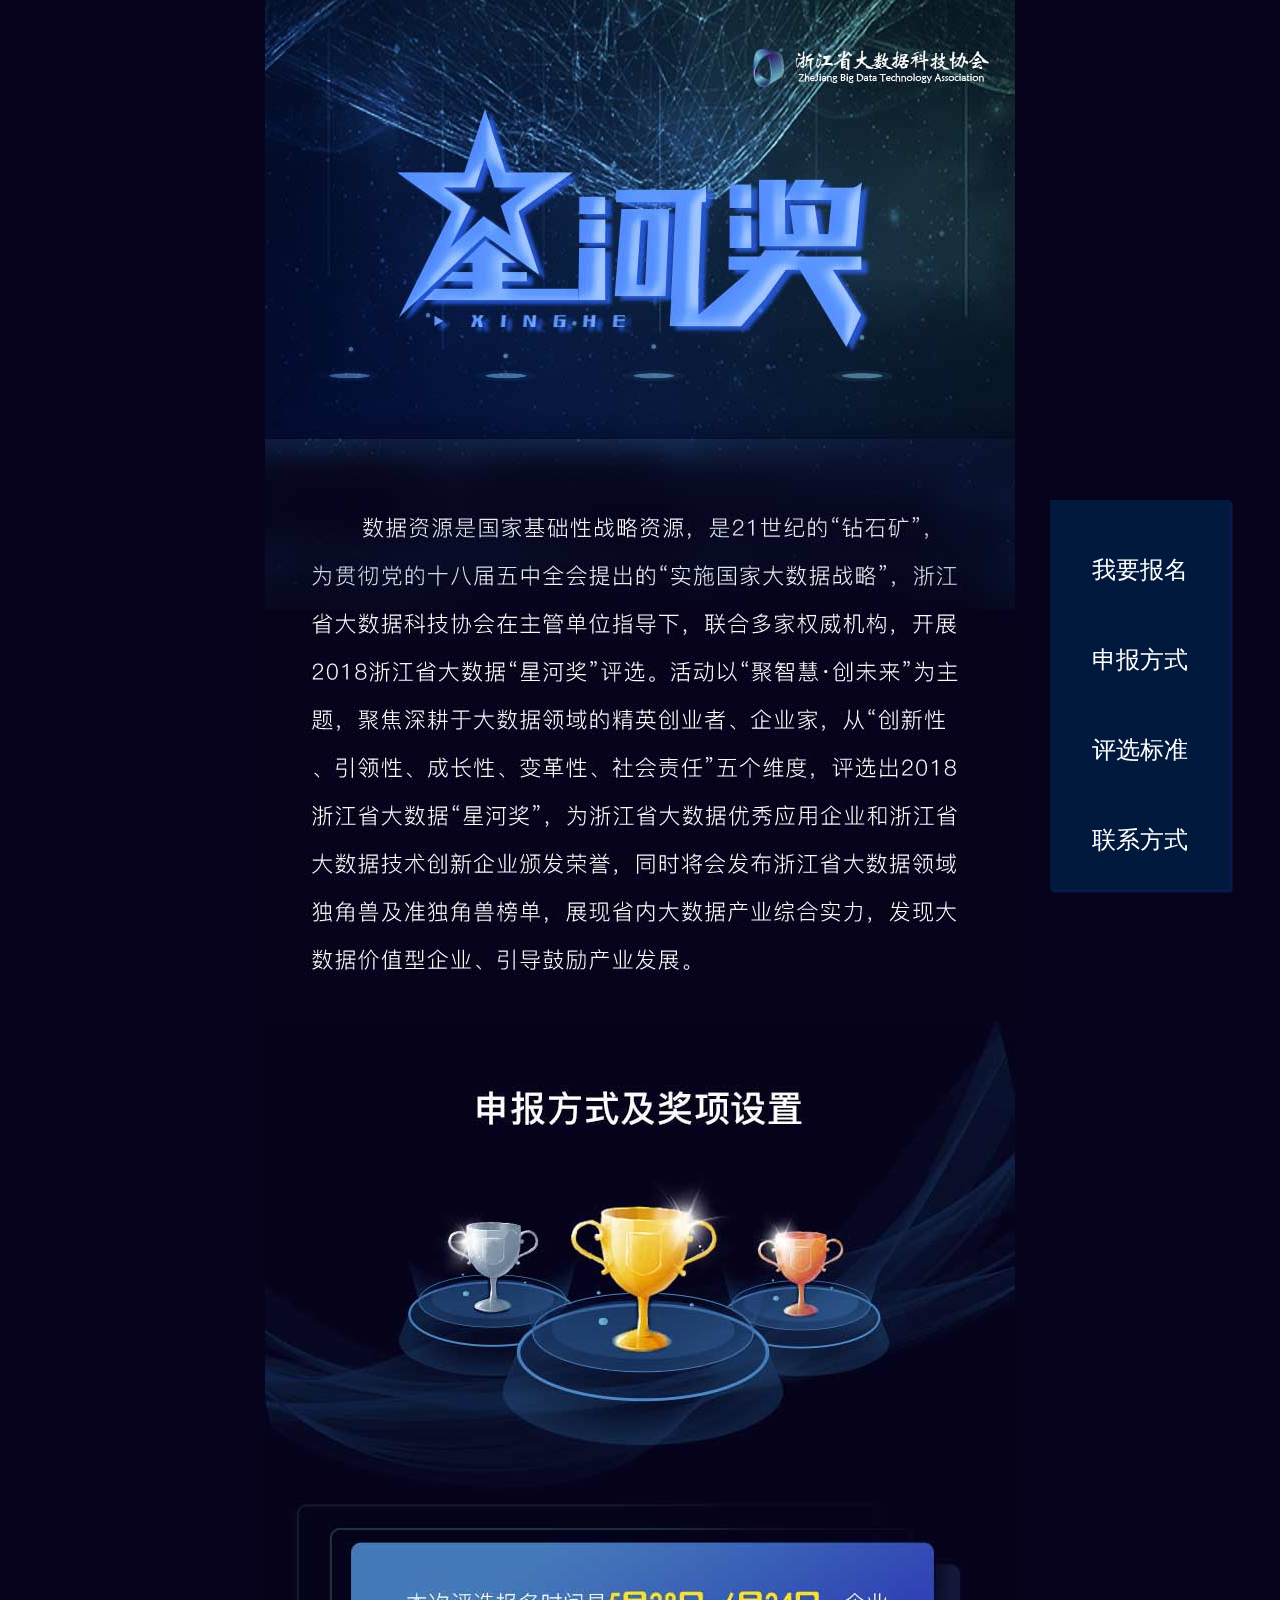
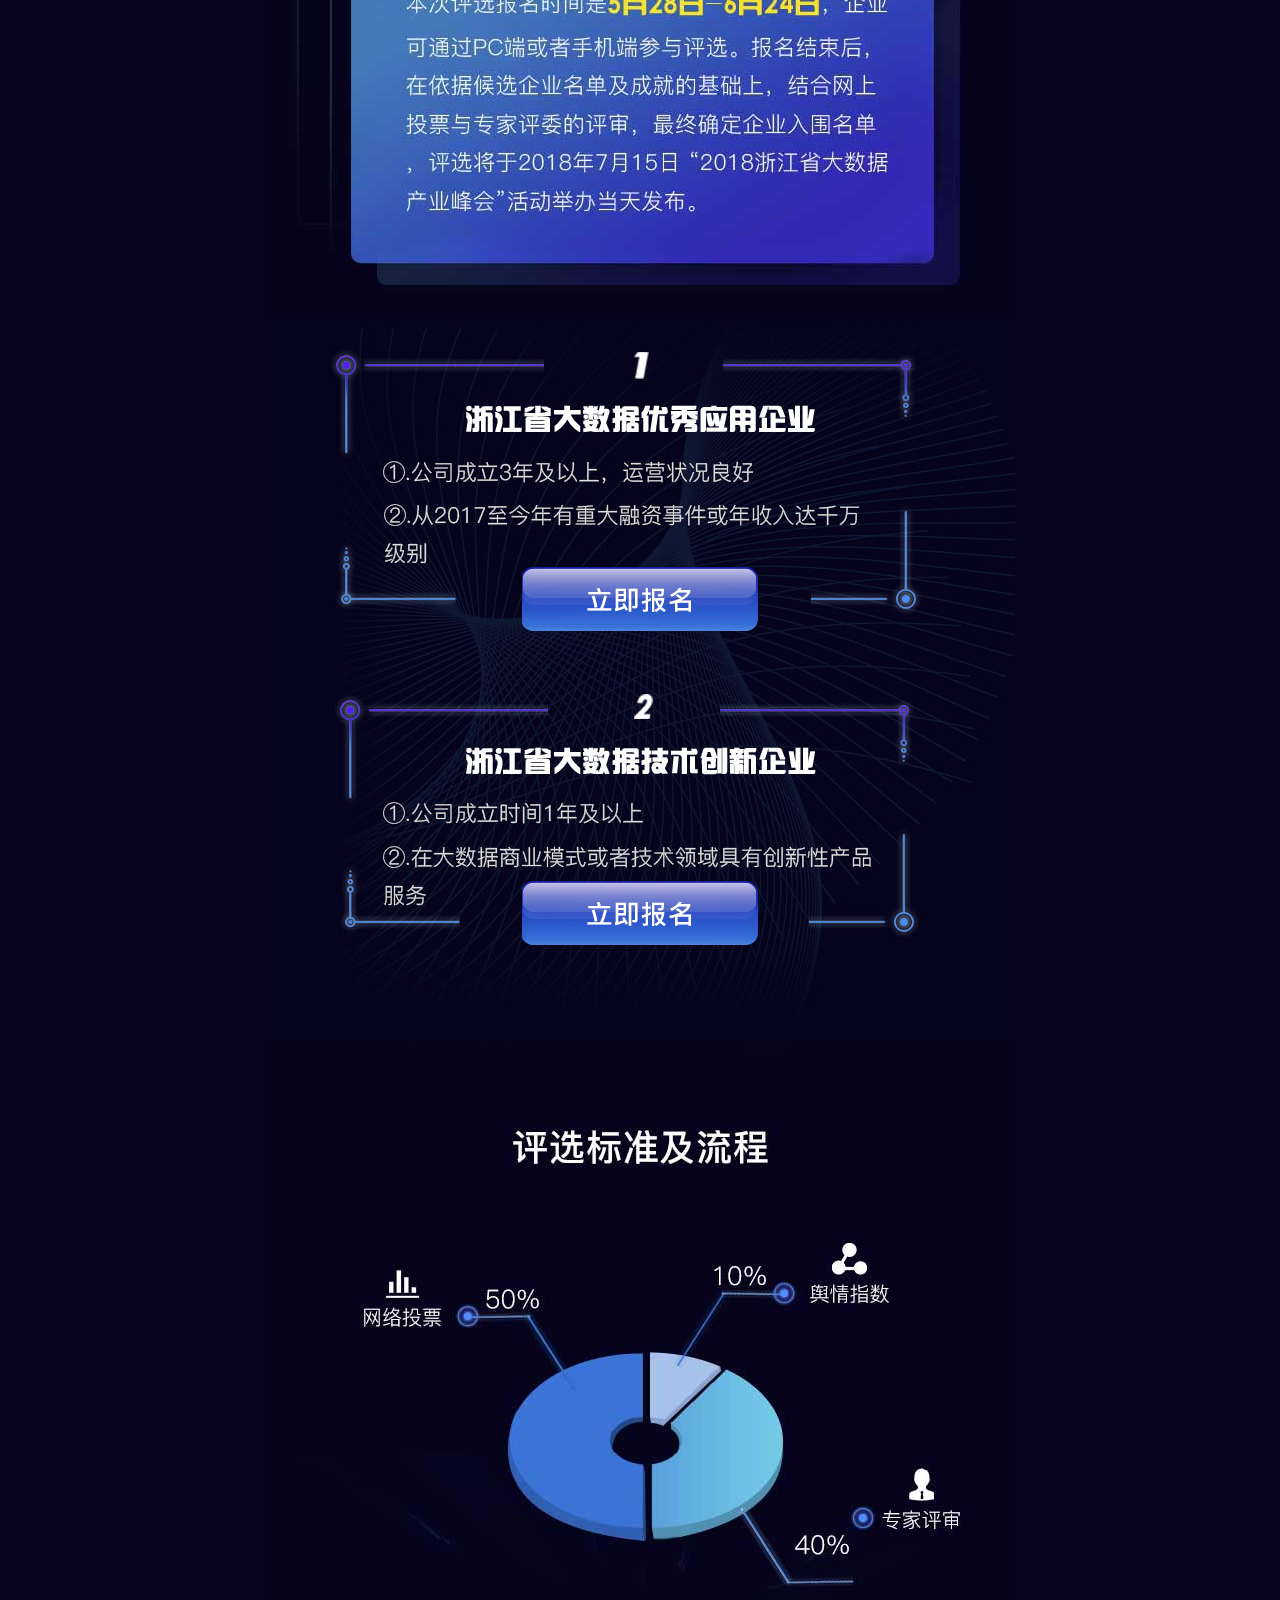
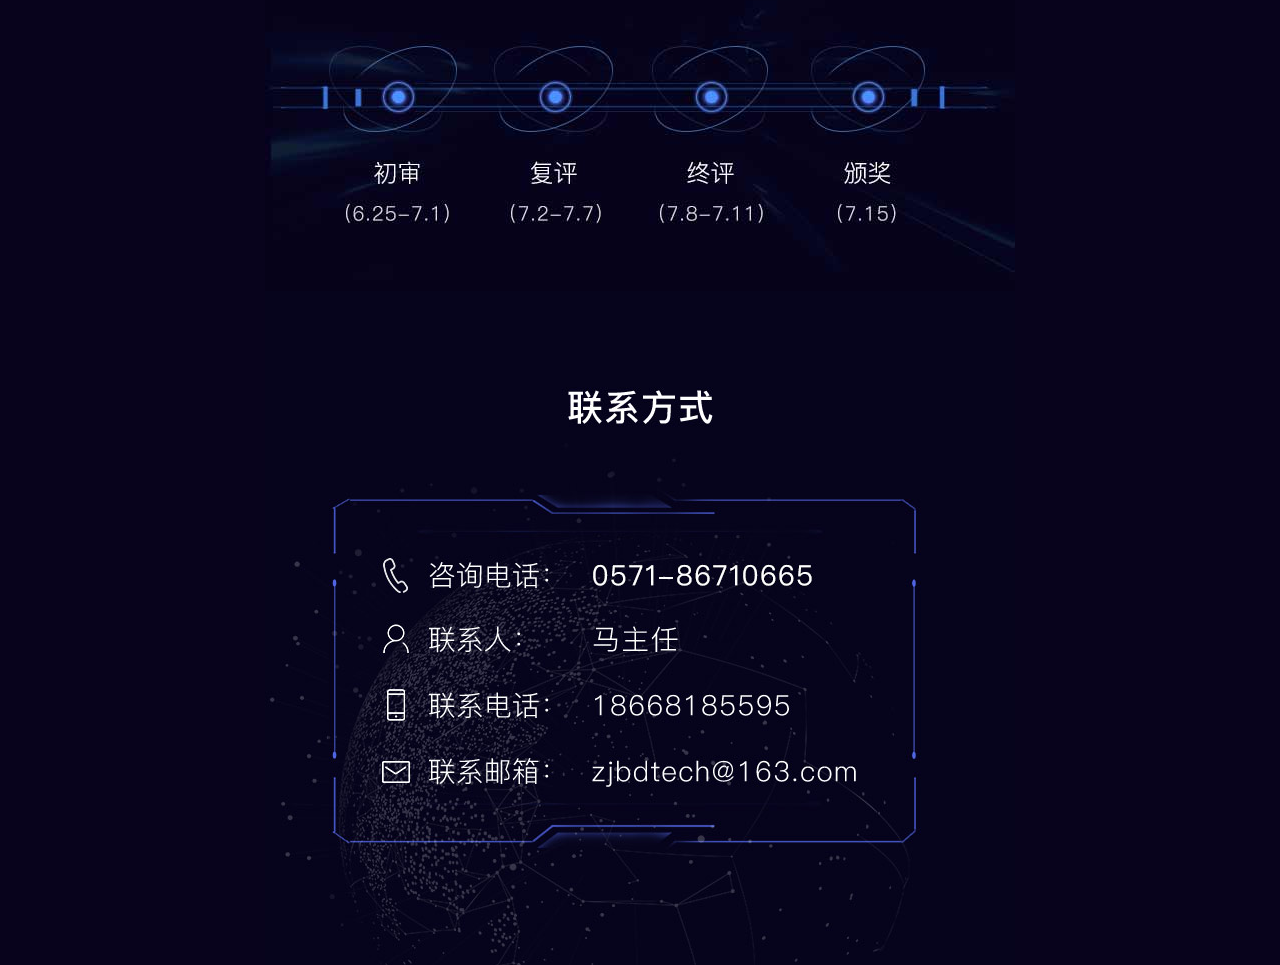
<file: templates/index.html>
<!DOCTYPE HTML PUBLIC "-//W3C//DTD HTML 4.01//EN" "http://www.w3.org/TR/html4/strict.dtd">
<html lang="en">
<head>
    <meta http-equiv="Content-Type" content="text/html;charset=UTF-8">

    <meta name="viewport" content="width=device-width,minimum-scale=1.0,maximum-scale=1.0,user-scalable=no" />
    <title>星河奖</title>

    <link rel="stylesheet" href="/static/common.css">


</head>

<body style="background: #08031c">
<div style ='margin:0 auto;width:0px;height:0px;overflow:hidden;  ' >

    <img src='/static/logo.jpg' >

</div >

<img src="/static/1.jpg" style="width: 7.5rem">
<i class="i1"></i>
<img src="/static/2.jpg" style="width: 7.5rem">
<i class="i6"></i>
<div style="height: 7.23rem;background: url('/static/6.jpg');background-size: 100% 100%">
    <a href="/apply/"><img src="/static/btn1.png" style="width: 2.36rem;margin:0 auto;padding-top: 2.5rem"> </a>
    <a href="/innovation/"><img src="/static/btn1.png" style="width: 2.36rem;margin:0 auto;padding-top: 2.5rem"> </a>
</div>

<i class="i2"></i>
<img src="/static/3.jpg" style="width: 7.5rem">
<i class="i3"></i>
<img src="/static/4.jpg" style="width: 7.5rem">

<ul class="ul">
    <li class="l4">我要报名</li>
    <li class="l1">申报方式</li>
    <li class="l2">评选标准</li>
    <li class="l3">联系方式</li>
</ul>

<script src="/static/jquery-1.7.2.js"></script>
<script src="/static/jquery-2.1.1.js"></script>
<script src="/static/util.js"></script>
<script>
    $(".l1").bind("click",function(){
        $offset1= $(".i1").offset().top;

        $("body").animate({"scrollTop":$offset1},1000);
    });
    $(".l2").bind("click",function(){
        $offset1= $(".i2").offset().top;

        $("body").animate({"scrollTop":$offset1},1000);
    });
    $(".l3").bind("click",function(){
        $offset1= $(".i3").offset().top;

        $("body").animate({"scrollTop":$offset1},1000);
    });
    $(".l4").bind("click",function(){
        $offset1= $(".i6").offset().top;

        $("body").animate({"scrollTop":$offset1},1000);
    });

</script>



</body>
</html>
</file>
<file: static/common.css>
body, dl, dt, dd, ul, ol, li, th, td, p, blockquote, pre, form, fieldset, legend, input, button, textarea, hr, samp, select {
    margin: 0;
    padding: 0;
    font-family: "微软雅黑";
}

body, button, input, select, textarea {
    outline: none;
    color: #333;
    font-size: 0.24rem
}

h1, h2, h3, h4, h5, h6 {
    margin: 0;
    font-weight: normal;
}

li {
    list-style: none;
}

.productlists {
    border-collapse: collapse;
    border-spacing: 0;
}

a {
    text-decoration: none;
    color: #666
}

em, i {
    font-style: normal;
}

img {
    border: none;
    display: block;
}

.clearfix:before, .clearfix:after {
    content: ".";
    display: block;
    visibility: hidden;
    height: 0;
    line-height: 0;
    font-size: 0;
}

.clearfix:after {
    clear: both;
}

.clearfix {
    zoom: 1;
}

input[type=button], input[type=submit], input[type=file], button {
    cursor: pointer;
    -webkit-appearance: none;
    opacity: 1
}

html {
    font-size: 100px;
    height: 100%;
}

body {
    max-width: 750px;
    margin: 0 auto;
    height: 100%;
}

@media screen and (min-width: 320px) {
    html {
        font-size: 42.66667px;
    }
}

@media screen and (min-width: 360px) {
    html {
        font-size: 48px;
    }
}

@media screen and (min-width: 375px) {
    html {
        font-size: 50px;
    }
}

@media screen and (min-width: 384px) {
    html {
        font-size: 51.2px;
    }
}

@media screen and (min-width: 414px) {
    html {
        font-size: 55.2px;
    }
}

@media screen and (min-width: 435px) {
    html {
        font-size: 58px;
    }
}

@media screen and (min-width: 460px) {
    html {
        font-size: 61.33333px;
    }
}

@media screen and (min-width: 480px) {
    html {
        font-size: 64px;
    }
}

@media screen and (min-width: 540px) {
    html {
        font-size: 72px;
    }
}

@media screen and (min-width: 640px) {
    html {
        font-size: 85.33333px;
    }
}

@media screen and (min-width: 720px) {
    html {
        font-size: 96px;
    }
}

@media screen and (min-width: 750px) {
    html {
        font-size: 100px;
    }
}

.ul{
    height: 3.4rem;
    width: 1.8rem;
    background: #00193c;
    line-height: 0.9rem;
    color:#fff;
text-align: center;
    position: fixed;
    z-index: 99;
    top:5rem;
    right:0.5rem;
    padding:0.25rem 0;
    box-shadow:2px 2px 2px #101f5f;

}

.ul li a{
    color:#fff
}
.table{
    background: #08031c;color:#ffffff;padding-bottom: 0.5rem;
}
.table p{
    padding-left:0.8rem;
    padding-top:0.25rem;overflow: auto;line-height: 0.56rem;
}
.table input {
    float: right;
    width: 4.08rem;
    height: 0.56rem;
    margin-right: 0.8rem;
    border: 1px solid #f2f2f2;
    border-radius: 5px;
    text-indent: 0.25rem;
    background: #08031c;
    color: #fff;

}
.table textarea{
    width: 5.4rem;
    margin:0 auto;
    display: table;
    border: 1px solid #f2f2f2;
    background: #08031c;
    height: 1.3rem;
    margin-top: 0.15rem;
    border-radius: 3px;
    color:#fff;
    padding:0.15rem
}
.table .btn{
    width: 5.12rem;
    height: 0.64rem;
    background: url("/static/btn.png");
    background-size: 100% 100%;
    display: table;
    margin:0 auto;
    margin-top: 0.5rem;
}
</file>
